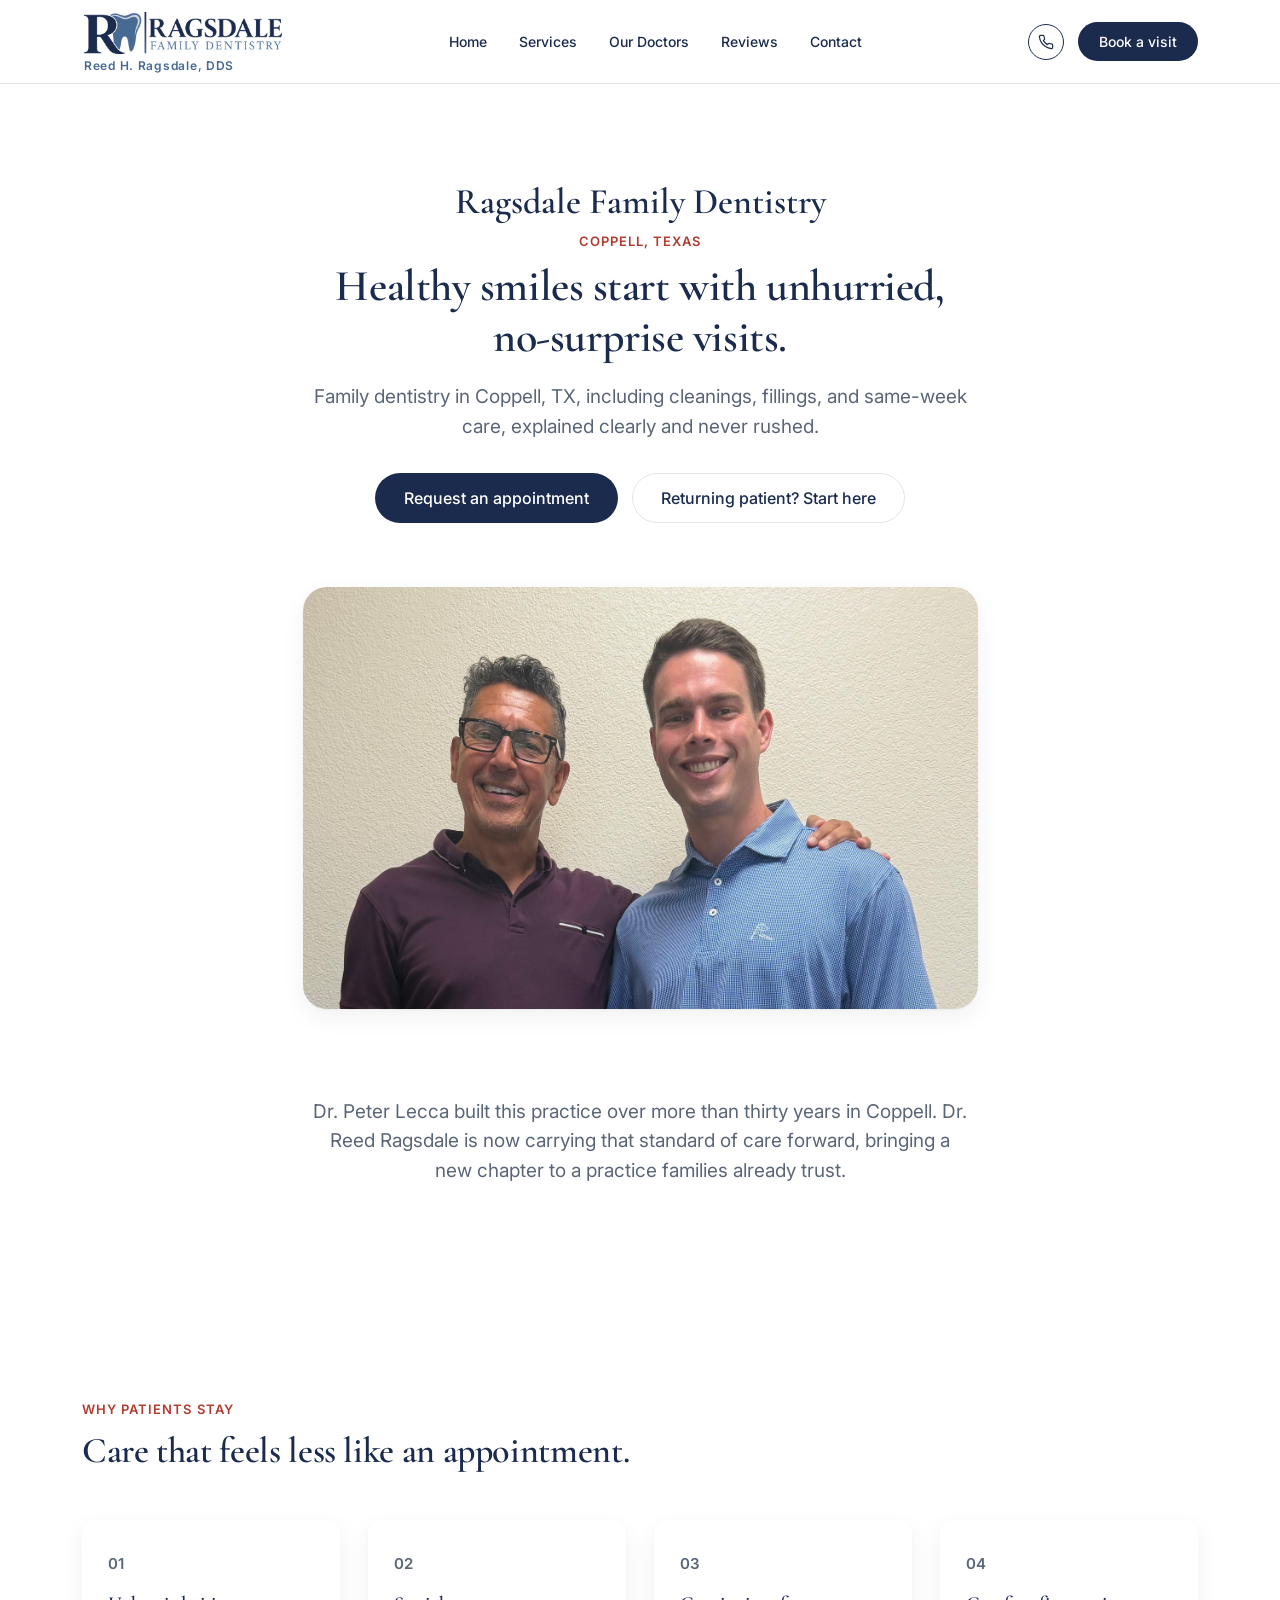
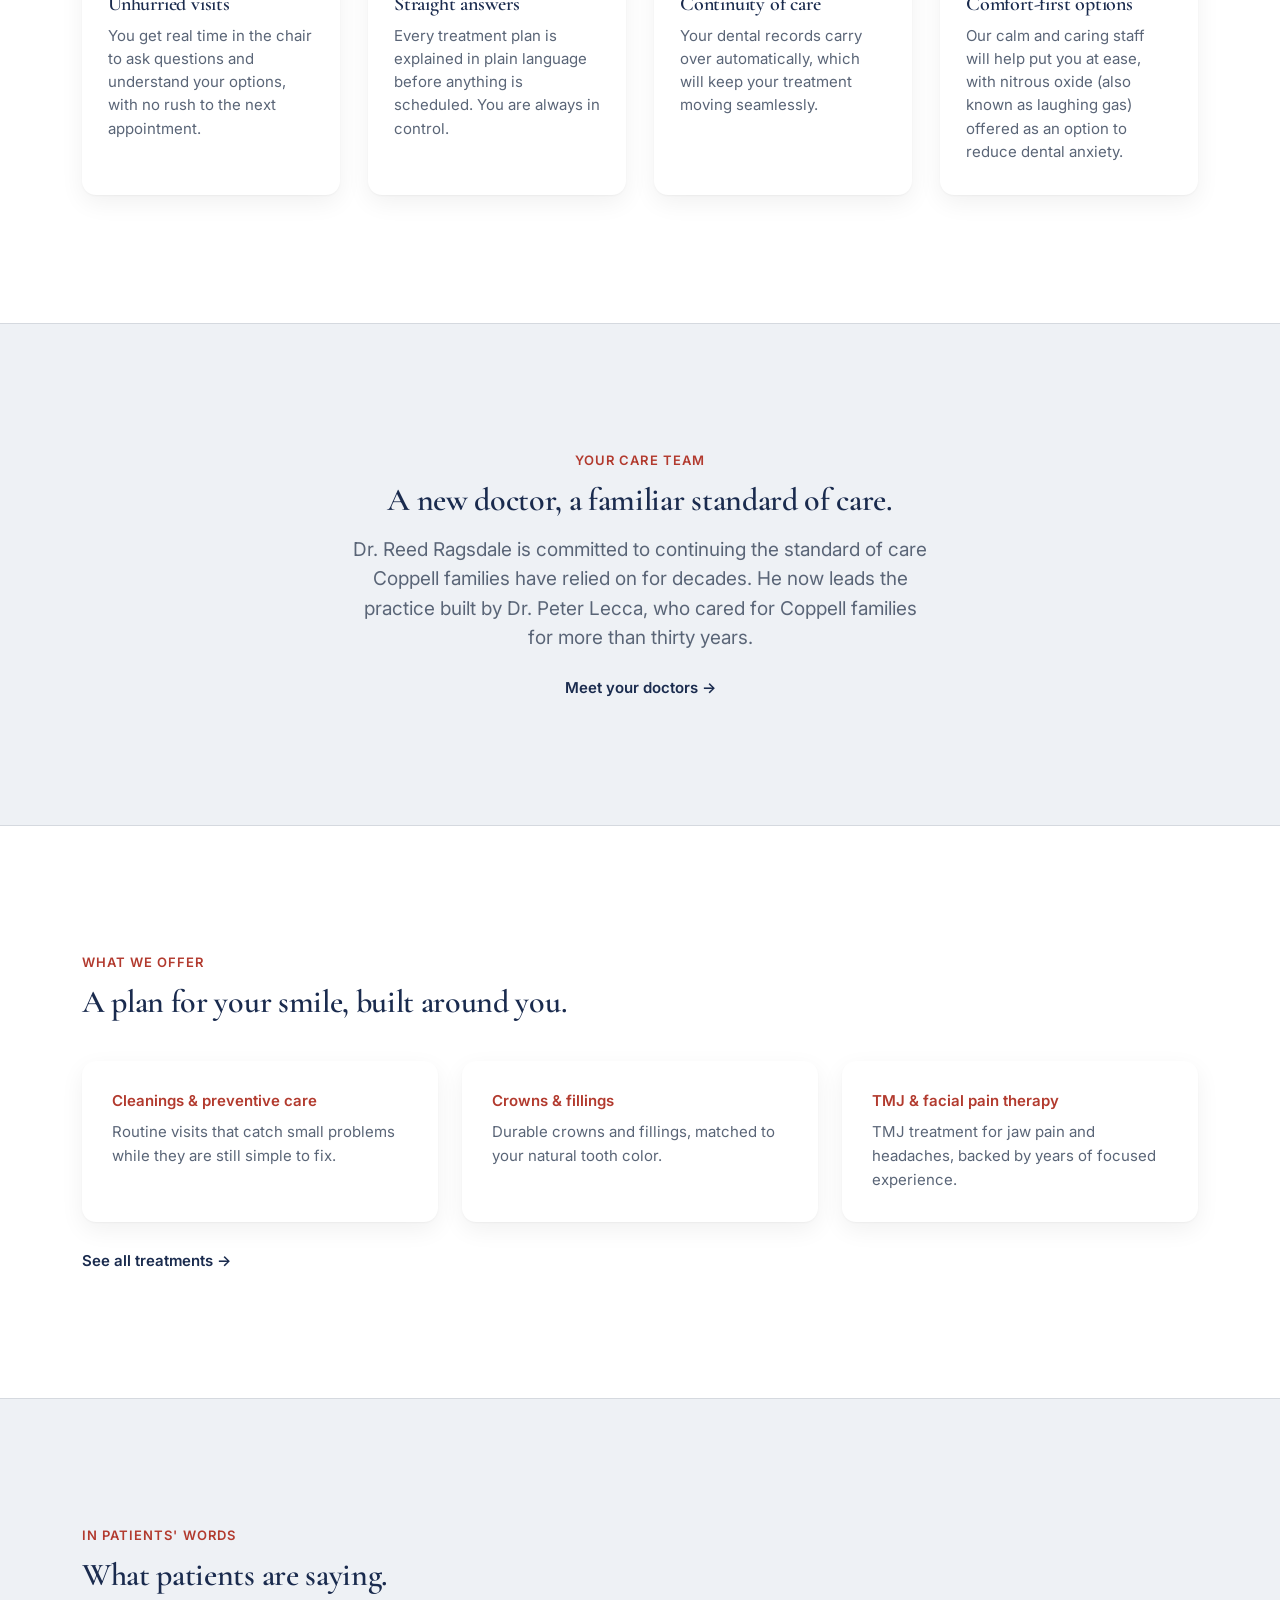
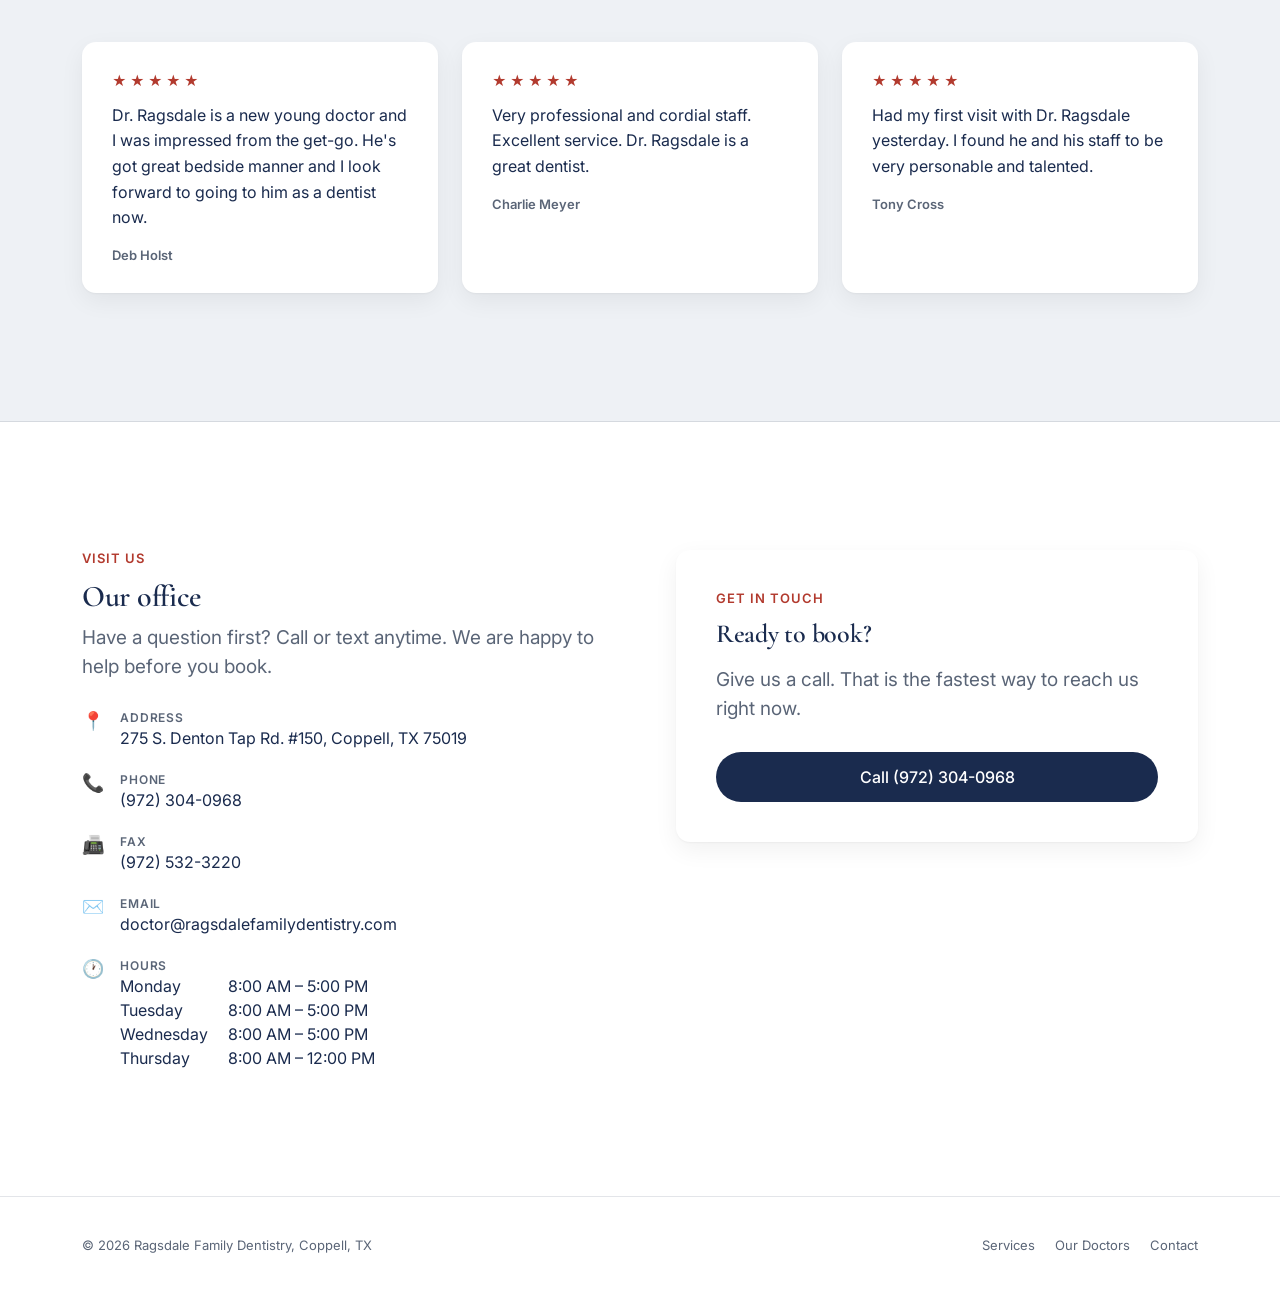
<file: index.html>
<!DOCTYPE html>
<html lang="en">
<head>
<meta charset="utf-8">
<meta name="viewport" content="width=device-width, initial-scale=1">
<title>Family Dentist in Coppell, TX | Ragsdale Family Dentistry</title>
<meta name="description" content="Family dentistry in Coppell, TX, built around you. Unhurried cleanings, straight answers, and a clear plan for your smile from Dr. Reed Ragsdale and Dr. Peter Lecca. Request your visit today.">
<meta property="og:title" content="Ragsdale Family Dentistry, Coppell, TX">
<meta property="og:description" content="Unhurried visits, straight answers, and a dental home for your family in Coppell, TX.">
<meta property="og:type" content="website">
<link rel="stylesheet" href="styles.css?v=2">
<script type="application/ld+json">
{
  "@context": "https://schema.org",
  "@type": "Dentist",
  "name": "Ragsdale Family Dentistry",
  "address": {
    "@type": "PostalAddress",
    "streetAddress": "275 S. Denton Tap Rd. #150",
    "addressLocality": "Coppell",
    "addressRegion": "TX",
    "postalCode": "75019",
    "addressCountry": "US"
  },
  "telephone": "+19723040968",
  "faxNumber": "+19725323220",
  "openingHoursSpecification": [
    { "@type": "OpeningHoursSpecification", "dayOfWeek": ["Monday","Tuesday","Wednesday"], "opens": "08:00", "closes": "17:00" },
    { "@type": "OpeningHoursSpecification", "dayOfWeek": "Thursday", "opens": "08:00", "closes": "12:00" }
  ]
}
</script>
</head>
<body>

<header class="site-header">
  <nav class="wrap site-nav">
    <a href="index.html" class="brand" aria-label="Ragsdale Family Dentistry home">
      <img src="uploads/ragsdale-logo.png" alt="Ragsdale Family Dentistry logo" class="brand-logo" width="600" height="137">
      <span class="brand-name">Reed H. Ragsdale, DDS</span>
    </a>
    <button class="nav-toggle" onclick="toggleMobileNav()" aria-label="Toggle menu">☰</button>
    <div class="nav-links">
      <a href="index.html" onclick="closeMobileNav()">Home</a>
      <a href="services.html" onclick="closeMobileNav()">Services</a>
      <a href="doctors.html" onclick="closeMobileNav()">Our Doctors</a>
      <a href="index.html#reviews" onclick="closeMobileNav()">Reviews</a>
      <a href="index.html#contact" onclick="closeMobileNav()">Contact</a>
    </div>
    <div class="nav-actions">
      <a href="index.html#contact" aria-label="Call us at (972) 304-0968" title="Call us at (972) 304-0968" class="phone-link">
        <svg width="16" height="16" viewBox="0 0 24 24" fill="none" stroke="var(--color-accent)" stroke-width="1.8" stroke-linecap="round" stroke-linejoin="round" aria-hidden="true">
          <path d="M22 16.92v3a2 2 0 0 1-2.18 2 19.79 19.79 0 0 1-8.63-3.07 19.5 19.5 0 0 1-6-6 19.79 19.79 0 0 1-3.07-8.67A2 2 0 0 1 4.11 2h3a2 2 0 0 1 2 1.72c.127.96.361 1.903.7 2.81a2 2 0 0 1-.45 2.11L8.09 9.91a16 16 0 0 0 6 6l1.27-1.27a2 2 0 0 1 2.11-.45c.907.339 1.85.573 2.81.7A2 2 0 0 1 22 16.92z"></path>
        </svg>
      </a>
      <a href="index.html#contact" class="btn btn-primary btn-sm">Book a visit</a>
    </div>
  </nav>
</header>

<main>
  <section class="hero">
    <div class="wrap hero-inner">
      <p class="hero-brand">Ragsdale Family Dentistry</p>
      <p class="eyebrow">Coppell, Texas</p>
      <h1>Healthy smiles start with unhurried, no-surprise visits.</h1>
      <p class="lede">Family dentistry in Coppell, TX, including cleanings, fillings, and same-week care, explained clearly and never rushed.</p>
      <div class="hero-actions">
        <a href="index.html#contact" class="btn btn-primary">Request an appointment</a>
        <a href="doctors.html" class="btn btn-secondary">Returning patient? Start here</a>
      </div>
    </div>
    <div class="wrap">
      <figure class="plate hero-media">
        <img src="uploads/IMG_0341.jpeg" alt="Dr. Reed Ragsdale and Dr. Peter Lecca, family dentists in Coppell, TX" loading="eager">
      </figure>
    </div>
  </section>

  <section class="section-tight">
    <div class="wrap" style="max-width:720px;text-align:center;margin-left:auto;margin-right:auto;">
      <p class="lede">Dr. Peter Lecca built this practice over more than thirty years in Coppell. Dr. Reed Ragsdale is now carrying that standard of care forward, bringing a new chapter to a practice families already trust.</p>
    </div>
  </section>

  <section class="section">
    <div class="wrap">
      <p class="eyebrow">Why patients stay</p>
      <h2 style="font-size:36px;margin-bottom:48px;">Care that feels less like an appointment.</h2>
      <div class="features-grid">
        <div class="feature-card">
          <p class="feature-num">01</p>
          <h3>Unhurried visits</h3>
          <p>You get real time in the chair to ask questions and understand your options, with no rush to the next appointment.</p>
        </div>
        <div class="feature-card">
          <p class="feature-num">02</p>
          <h3>Straight answers</h3>
          <p>Every treatment plan is explained in plain language before anything is scheduled. You are always in control.</p>
        </div>
        <div class="feature-card">
          <p class="feature-num">03</p>
          <h3>Continuity of care</h3>
          <p>Your dental records carry over automatically, which will keep your treatment moving seamlessly.</p>
        </div>
        <div class="feature-card">
          <p class="feature-num">04</p>
          <h3>Comfort-first options</h3>
          <p>Our calm and caring staff will help put you at ease, with nitrous oxide (also known as laughing gas) offered as an option to reduce dental anxiety.</p>
        </div>
      </div>
    </div>
  </section>

  <section class="section bg-tint">
    <div class="wrap team-teaser">
      <p class="eyebrow">Your care team</p>
      <h2 style="font-size:32px;margin-bottom:16px;">A new doctor, a familiar standard of care.</h2>
      <p class="lede" style="margin-bottom:24px;">Dr. Reed Ragsdale is committed to continuing the standard of care Coppell families have relied on for decades. He now leads the practice built by Dr. Peter Lecca, who cared for Coppell families for more than thirty years.</p>
      <a href="doctors.html" class="link-arrow">Meet your doctors →</a>
    </div>
  </section>

  <section class="section">
    <div class="wrap">
      <p class="eyebrow">What We Offer</p>
      <h2 style="font-size:32px;margin-bottom:40px;">A plan for your smile, built around you.</h2>
      <div class="cards-grid-3" style="margin-bottom:28px;">
        <div class="card">
          <p class="card-title">Cleanings &amp; preventive care</p>
          <p class="card-body">Routine visits that catch small problems while they are still simple to fix.</p>
        </div>
        <div class="card">
          <p class="card-title">Crowns &amp; fillings</p>
          <p class="card-body">Durable crowns and fillings, matched to your natural tooth color.</p>
        </div>
        <div class="card">
          <p class="card-title">TMJ &amp; facial pain therapy</p>
          <p class="card-body">TMJ treatment for jaw pain and headaches, backed by years of focused experience.</p>
        </div>
      </div>
      <a href="services.html" class="link-arrow">See all treatments →</a>
    </div>
  </section>

  <section class="section bg-tint" id="reviews">
    <div class="wrap">
      <p class="eyebrow">In patients' words</p>
      <h2 style="font-size:32px;margin-bottom:48px;">What patients are saying.</h2>
      <div class="cards-grid-3">
        <div class="card">
          <p class="stars">★★★★★</p>
          <p class="review-quote">Dr. Ragsdale is a new young doctor and I was impressed from the get-go. He&#39;s got great bedside manner and I look forward to going to him as a dentist now.</p>
          <p class="review-name">Deb Holst</p>
        </div>
        <div class="card">
          <p class="stars">★★★★★</p>
          <p class="review-quote">Very professional and cordial staff. Excellent service. Dr. Ragsdale is a great dentist.</p>
          <p class="review-name">Charlie Meyer</p>
        </div>
        <div class="card">
          <p class="stars">★★★★★</p>
          <p class="review-quote">Had my first visit with Dr. Ragsdale yesterday. I found he and his staff to be very personable and talented.</p>
          <p class="review-name">Tony Cross</p>
        </div>
      </div>
    </div>
  </section>

  <section class="section" id="contact">
    <div class="wrap contact-grid">
      <div>
        <p class="eyebrow">Visit us</p>
        <h2 style="font-size:30px;margin-bottom:8px;">Our office</h2>
        <p class="lede">Have a question first? Call or text anytime. We are happy to help before you book.</p>
        <div class="info-row">
          <div class="info-icon">📍</div>
          <div><p class="info-label">Address</p>275 S. Denton Tap Rd. #150, Coppell, TX 75019</div>
        </div>
        <div class="info-row">
          <div class="info-icon">📞</div>
          <div><p class="info-label">Phone</p>(972) 304-0968</div>
        </div>
        <div class="info-row">
          <div class="info-icon">📠</div>
          <div><p class="info-label">Fax</p>(972) 532-3220</div>
        </div>
        <div class="info-row">
          <div class="info-icon">✉️</div>
          <div><p class="info-label">Email</p>doctor@ragsdalefamilydentistry.com</div>
        </div>
        <div class="info-row">
          <div class="info-icon">🕐</div>
          <div><p class="info-label">Hours</p>
            <dl class="hours">
              <dt>Monday</dt><dd>8:00 AM – 5:00 PM</dd>
              <dt>Tuesday</dt><dd>8:00 AM – 5:00 PM</dd>
              <dt>Wednesday</dt><dd>8:00 AM – 5:00 PM</dd>
              <dt>Thursday</dt><dd>8:00 AM – 12:00 PM</dd>
            </dl>
          </div>
        </div>
      </div>
      <div class="card" style="padding:40px;">
        <p class="eyebrow">Get in touch</p>
        <h3 style="font-size:26px;margin-bottom:16px;">Ready to book?</h3>
        <p class="lede" style="margin-bottom:28px;">Give us a call. That is the fastest way to reach us right now.</p>
        <div style="display:flex;flex-direction:column;gap:12px;">
          <a href="tel:+19723040968" class="btn btn-primary">Call (972) 304-0968</a>
        </div>
      </div>
    </div>
  </section>
</main>

<footer class="site-footer">
  <div class="wrap">
    <div>© 2026 Ragsdale Family Dentistry, Coppell, TX</div>
    <div class="footer-links">
      <a href="services.html">Services</a>
      <a href="doctors.html">Our Doctors</a>
      <a href="index.html#contact">Contact</a>
    </div>
  </div>
</footer>

<script src="script.js?v=2"></script>
</body>
</html>
</file>
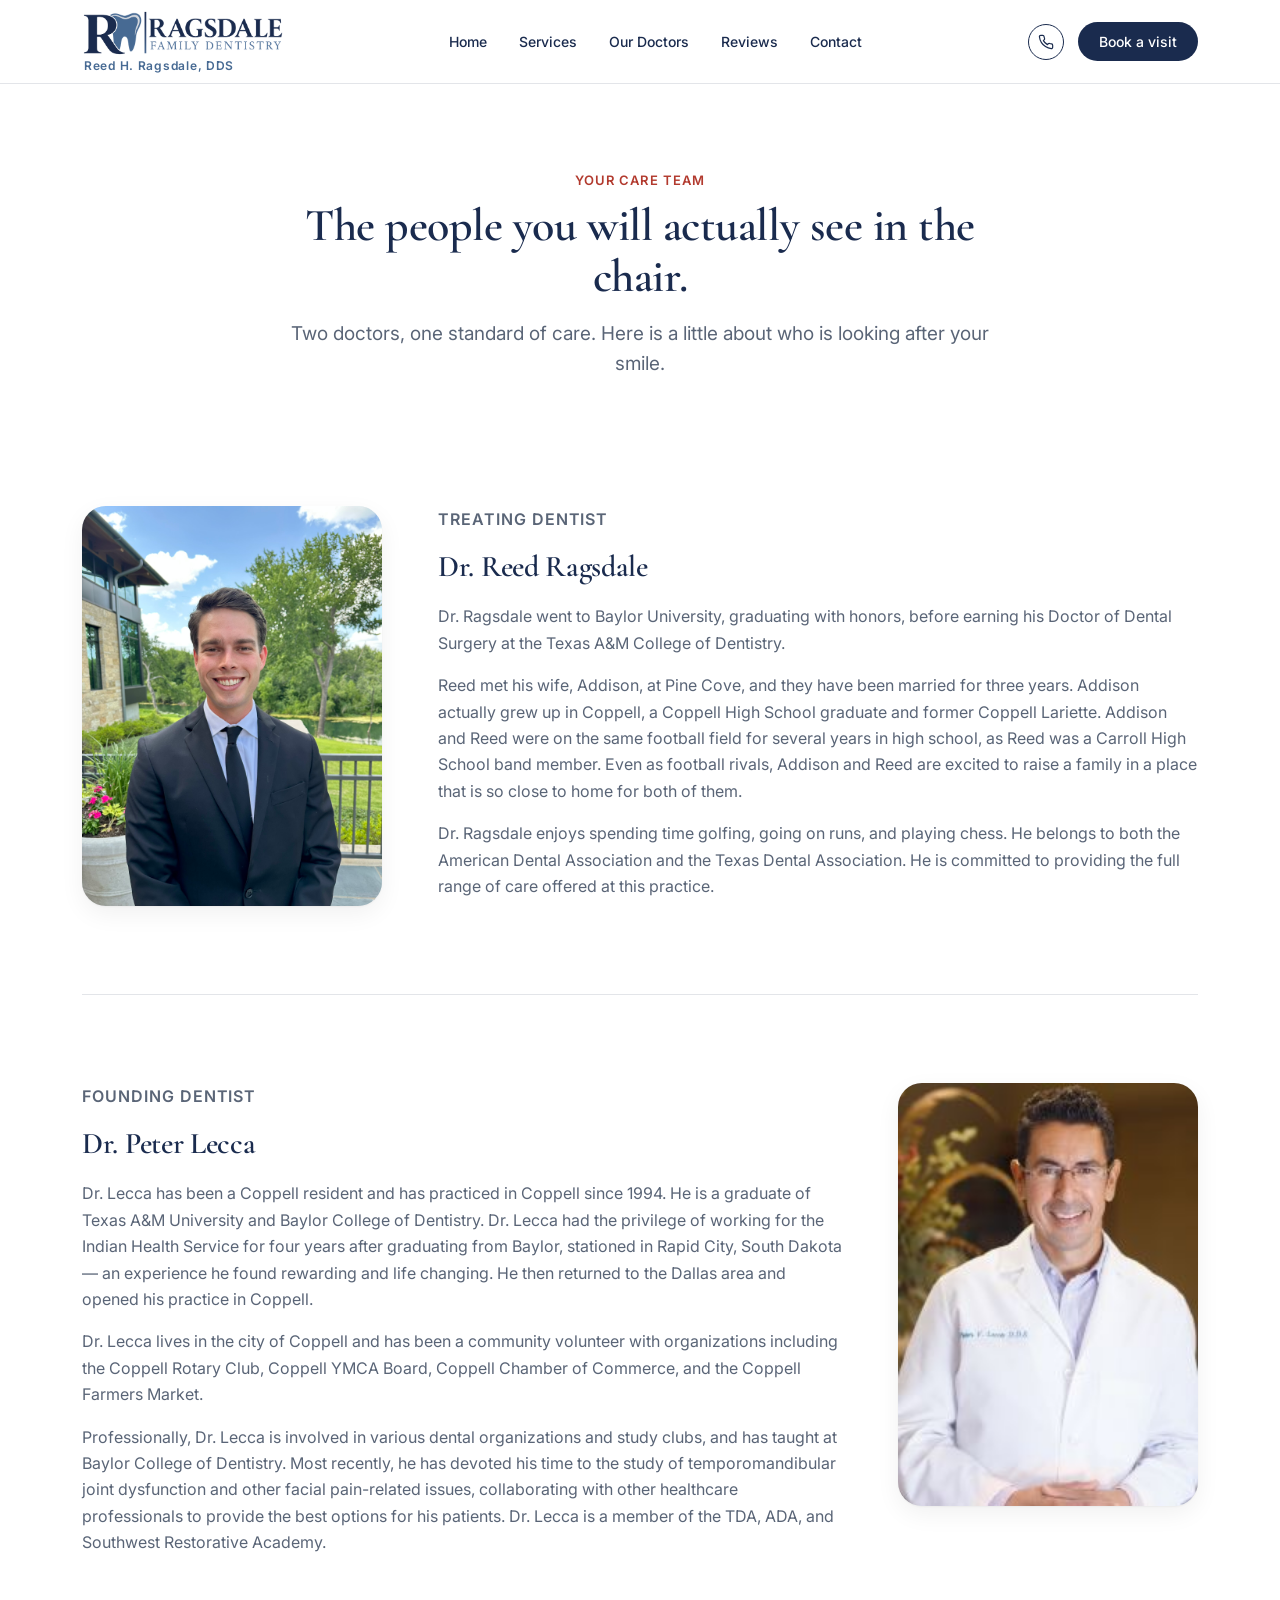
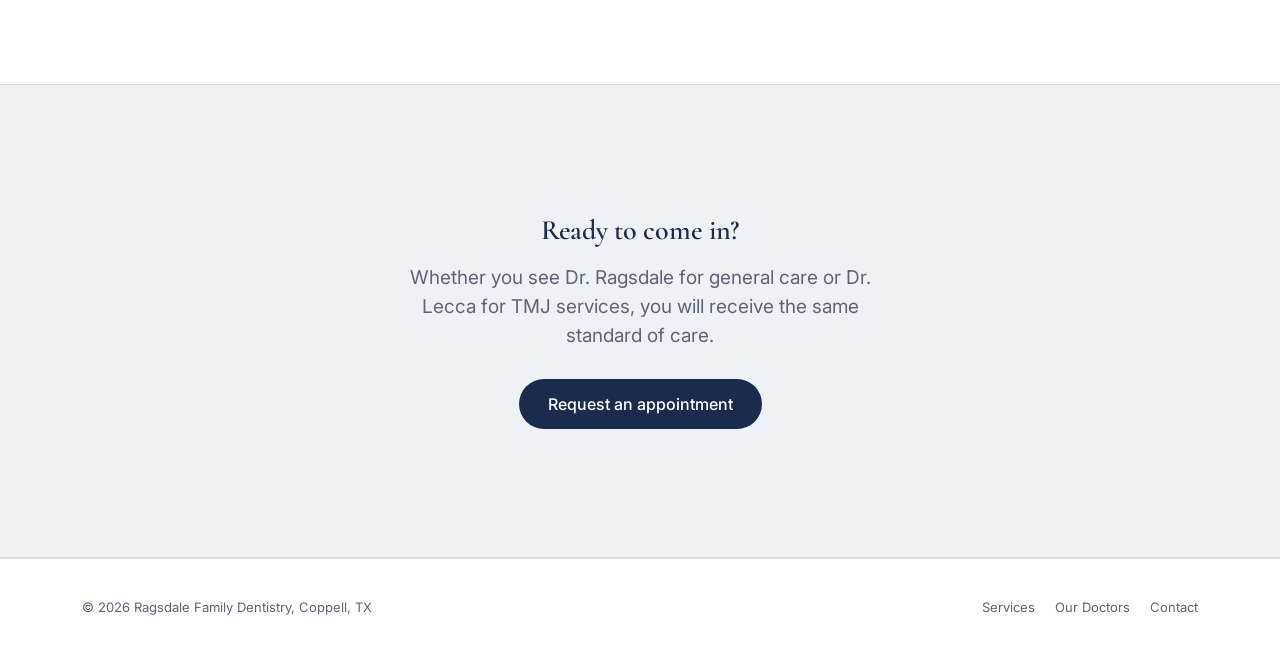
<file: doctors.html>
<!DOCTYPE html>
<html lang="en">
<head>
<meta charset="utf-8">
<meta name="viewport" content="width=device-width, initial-scale=1">
<title>Meet Dr. Reed Ragsdale &amp; Dr. Peter Lecca | Coppell, TX Dentists</title>
<meta name="description" content="Get to know the dentists at Ragsdale Family Dentistry in Coppell, TX: Dr. Reed Ragsdale, DDS, and founding dentist Dr. Peter Lecca, serving Coppell families since 1994.">
<meta property="og:title" content="Meet Your Dentists, Ragsdale Family Dentistry, Coppell, TX">
<meta property="og:description" content="Dr. Reed Ragsdale, DDS and founding dentist Dr. Peter Lecca have cared for Coppell families for over 30 years.">
<meta property="og:type" content="website">
<link rel="stylesheet" href="styles.css?v=2">
</head>
<body>

<header class="site-header">
  <nav class="wrap site-nav">
    <a href="index.html" class="brand" aria-label="Ragsdale Family Dentistry home">
      <img src="uploads/ragsdale-logo.png" alt="Ragsdale Family Dentistry logo" class="brand-logo" width="600" height="137">
      <span class="brand-name">Reed H. Ragsdale, DDS</span>
    </a>
    <button class="nav-toggle" onclick="toggleMobileNav()" aria-label="Toggle menu">☰</button>
    <div class="nav-links">
      <a href="index.html" onclick="closeMobileNav()">Home</a>
      <a href="services.html" onclick="closeMobileNav()">Services</a>
      <a href="doctors.html" onclick="closeMobileNav()">Our Doctors</a>
      <a href="index.html#reviews" onclick="closeMobileNav()">Reviews</a>
      <a href="index.html#contact" onclick="closeMobileNav()">Contact</a>
    </div>
    <div class="nav-actions">
      <a href="index.html#contact" aria-label="Call us at (972) 304-0968" title="Call us at (972) 304-0968" class="phone-link">
        <svg width="16" height="16" viewBox="0 0 24 24" fill="none" stroke="var(--color-accent)" stroke-width="1.8" stroke-linecap="round" stroke-linejoin="round" aria-hidden="true">
          <path d="M22 16.92v3a2 2 0 0 1-2.18 2 19.79 19.79 0 0 1-8.63-3.07 19.5 19.5 0 0 1-6-6 19.79 19.79 0 0 1-3.07-8.67A2 2 0 0 1 4.11 2h3a2 2 0 0 1 2 1.72c.127.96.361 1.903.7 2.81a2 2 0 0 1-.45 2.11L8.09 9.91a16 16 0 0 0 6 6l1.27-1.27a2 2 0 0 1 2.11-.45c.907.339 1.85.573 2.81.7A2 2 0 0 1 22 16.92z"></path>
        </svg>
      </a>
      <a href="index.html#contact" class="btn btn-primary btn-sm">Book a visit</a>
    </div>
  </nav>
</header>

<main>
  <section class="page-hero">
    <div class="wrap">
      <p class="eyebrow">Your care team</p>
      <h1>The people you will actually see in the chair.</h1>
      <p class="lede">Two doctors, one standard of care. Here is a little about who is looking after your smile.</p>
    </div>
  </section>

  <section class="section">
    <div class="wrap">
      <div class="doctor-row">
        <figure class="plate doctor-photo">
          <img src="uploads/839F9775-6077-4A65-BD5F-67BA4F27BFDA_1_102_a.jpeg" alt="Dr. Reed Ragsdale, DDS, family dentist in Coppell, TX">
        </figure>
        <div>
          <p class="doctor-role">Treating dentist</p>
          <h2>Dr. Reed Ragsdale</h2>
          <p>Dr. Ragsdale went to Baylor University, graduating with honors, before earning his Doctor of Dental Surgery at the Texas A&amp;M College of Dentistry.</p>
          <p>Reed met his wife, Addison, at Pine Cove, and they have been married for three years. Addison actually grew up in Coppell, a Coppell High School graduate and former Coppell Lariette. Addison and Reed were on the same football field for several years in high school, as Reed was a Carroll High School band member. Even as football rivals, Addison and Reed are excited to raise a family in a place that is so close to home for both of them.</p>
          <p>Dr. Ragsdale enjoys spending time golfing, going on runs, and playing chess. He belongs to both the American Dental Association and the Texas Dental Association. He is committed to providing the full range of care offered at this practice.</p>
        </div>
      </div>

      <div class="doctor-row reverse">
        <figure class="plate doctor-photo">
          <img src="uploads/dr-peter-lecca-dds.jpg" alt="Dr. Peter Lecca, founding dentist in Coppell, TX">
        </figure>
        <div>
          <p class="doctor-role">Founding dentist</p>
          <h2>Dr. Peter Lecca</h2>
          <p>Dr. Lecca has been a Coppell resident and has practiced in Coppell since 1994. He is a graduate of Texas A&amp;M University and Baylor College of Dentistry. Dr. Lecca had the privilege of working for the Indian Health Service for four years after graduating from Baylor, stationed in Rapid City, South Dakota — an experience he found rewarding and life changing. He then returned to the Dallas area and opened his practice in Coppell.</p>
          <p>Dr. Lecca lives in the city of Coppell and has been a community volunteer with organizations including the Coppell Rotary Club, Coppell YMCA Board, Coppell Chamber of Commerce, and the Coppell Farmers Market.</p>
          <p>Professionally, Dr. Lecca is involved in various dental organizations and study clubs, and has taught at Baylor College of Dentistry. Most recently, he has devoted his time to the study of temporomandibular joint dysfunction and other facial pain-related issues, collaborating with other healthcare professionals to provide the best options for his patients. Dr. Lecca is a member of the TDA, ADA, and Southwest Restorative Academy.</p>
        </div>
      </div>
    </div>
  </section>

  <section class="section bg-tint" style="text-align:center;">
    <div class="wrap" style="max-width:560px;">
      <h2 style="font-size:28px;margin-bottom:16px;">Ready to come in?</h2>
      <p class="lede" style="margin-bottom:28px;">Whether you see Dr. Ragsdale for general care or Dr. Lecca for TMJ services, you will receive the same standard of care.</p>
      <a href="index.html#contact" class="btn btn-primary">Request an appointment</a>
    </div>
  </section>
</main>

<footer class="site-footer">
  <div class="wrap">
    <div>© 2026 Ragsdale Family Dentistry, Coppell, TX</div>
    <div class="footer-links">
      <a href="services.html">Services</a>
      <a href="doctors.html">Our Doctors</a>
      <a href="index.html#contact">Contact</a>
    </div>
  </div>
</footer>

<script src="script.js?v=2"></script>
</body>
</html>
</file>
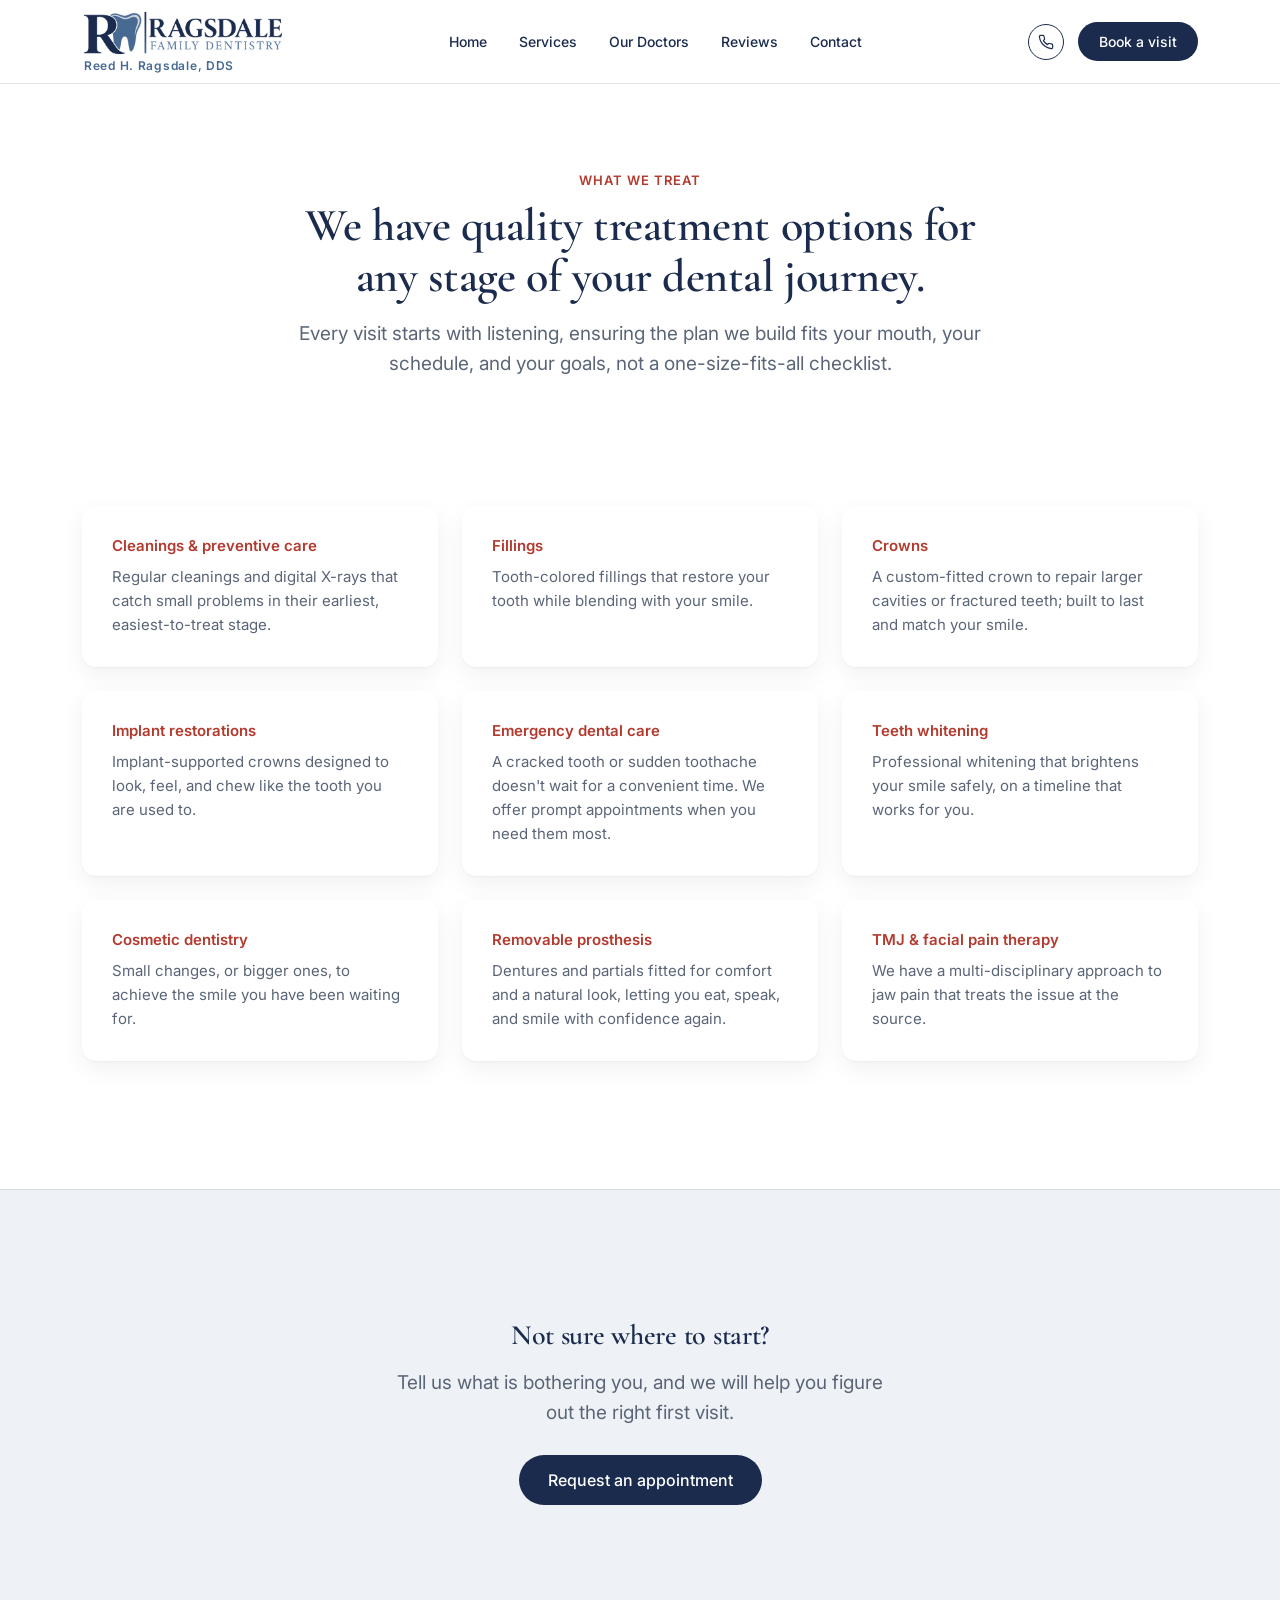
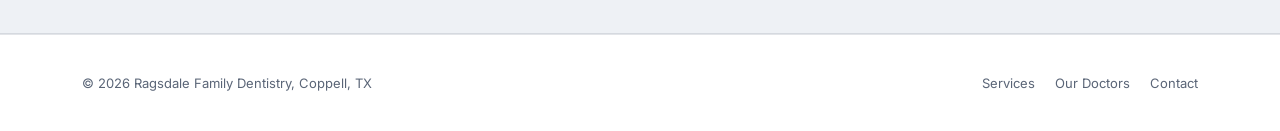
<file: services.html>
<!DOCTYPE html>
<html lang="en">
<head>
<meta charset="utf-8">
<meta name="viewport" content="width=device-width, initial-scale=1">
<title>Dental Services in Coppell, TX | Cleanings, Crowns &amp; TMJ Care | Ragsdale Family Dentistry</title>
<meta name="description" content="Explore family and restorative dental care in Coppell, TX: cleanings, fillings, crowns, dental implants, TMJ therapy, emergency care, whitening, and more.">
<meta property="og:title" content="Dental Services, Ragsdale Family Dentistry, Coppell, TX">
<meta property="og:description" content="Cleanings, crowns, TMJ therapy, implants, and full family dental care in Coppell, TX.">
<meta property="og:type" content="website">
<link rel="stylesheet" href="styles.css?v=2">
</head>
<body>

<header class="site-header">
  <nav class="wrap site-nav">
    <a href="index.html" class="brand" aria-label="Ragsdale Family Dentistry home">
      <img src="uploads/ragsdale-logo.png" alt="Ragsdale Family Dentistry logo" class="brand-logo" width="600" height="137">
      <span class="brand-name">Reed H. Ragsdale, DDS</span>
    </a>
    <button class="nav-toggle" onclick="toggleMobileNav()" aria-label="Toggle menu">☰</button>
    <div class="nav-links">
      <a href="index.html" onclick="closeMobileNav()">Home</a>
      <a href="services.html" onclick="closeMobileNav()">Services</a>
      <a href="doctors.html" onclick="closeMobileNav()">Our Doctors</a>
      <a href="index.html#reviews" onclick="closeMobileNav()">Reviews</a>
      <a href="index.html#contact" onclick="closeMobileNav()">Contact</a>
    </div>
    <div class="nav-actions">
      <a href="index.html#contact" aria-label="Call us at (972) 304-0968" title="Call us at (972) 304-0968" class="phone-link">
        <svg width="16" height="16" viewBox="0 0 24 24" fill="none" stroke="var(--color-accent)" stroke-width="1.8" stroke-linecap="round" stroke-linejoin="round" aria-hidden="true">
          <path d="M22 16.92v3a2 2 0 0 1-2.18 2 19.79 19.79 0 0 1-8.63-3.07 19.5 19.5 0 0 1-6-6 19.79 19.79 0 0 1-3.07-8.67A2 2 0 0 1 4.11 2h3a2 2 0 0 1 2 1.72c.127.96.361 1.903.7 2.81a2 2 0 0 1-.45 2.11L8.09 9.91a16 16 0 0 0 6 6l1.27-1.27a2 2 0 0 1 2.11-.45c.907.339 1.85.573 2.81.7A2 2 0 0 1 22 16.92z"></path>
        </svg>
      </a>
      <a href="index.html#contact" class="btn btn-primary btn-sm">Book a visit</a>
    </div>
  </nav>
</header>

<main>
  <section class="page-hero">
    <div class="wrap">
      <p class="eyebrow">What we treat</p>
      <h1>We have quality treatment options for any stage of your dental journey.</h1>
      <p class="lede">Every visit starts with listening, ensuring the plan we build fits your mouth, your schedule, and your goals, not a one-size-fits-all checklist.</p>
    </div>
  </section>

  <section class="section">
    <div class="wrap">
      <div class="cards-grid-3">
        <div class="card">
          <p class="card-title">Cleanings &amp; preventive care</p>
          <p class="card-body">Regular cleanings and digital X-rays that catch small problems in their earliest, easiest-to-treat stage.</p>
        </div>
        <div class="card">
          <p class="card-title">Fillings</p>
          <p class="card-body">Tooth-colored fillings that restore your tooth while blending with your smile.</p>
        </div>
        <div class="card">
          <p class="card-title">Crowns</p>
          <p class="card-body">A custom-fitted crown to repair larger cavities or fractured teeth; built to last and match your smile.</p>
        </div>
        <div class="card">
          <p class="card-title">Implant restorations</p>
          <p class="card-body">Implant-supported crowns designed to look, feel, and chew like the tooth you are used to.</p>
        </div>
        <div class="card">
          <p class="card-title">Emergency dental care</p>
          <p class="card-body">A cracked tooth or sudden toothache doesn't wait for a convenient time. We offer prompt appointments when you need them most.</p>
        </div>
        <div class="card">
          <p class="card-title">Teeth whitening</p>
          <p class="card-body">Professional whitening that brightens your smile safely, on a timeline that works for you.</p>
        </div>
        <div class="card">
          <p class="card-title">Cosmetic dentistry</p>
          <p class="card-body">Small changes, or bigger ones, to achieve the smile you have been waiting for.</p>
        </div>
        <div class="card">
          <p class="card-title">Removable prosthesis</p>
          <p class="card-body">Dentures and partials fitted for comfort and a natural look, letting you eat, speak, and smile with confidence again.</p>
        </div>
        <div class="card">
          <p class="card-title">TMJ &amp; facial pain therapy</p>
          <p class="card-body">We have a multi-disciplinary approach to jaw pain that treats the issue at the source.</p>
        </div>
      </div>
    </div>
  </section>

  <section class="section bg-tint" style="text-align:center;">
    <div class="wrap" style="max-width:560px;">
      <h2 style="font-size:28px;margin-bottom:16px;">Not sure where to start?</h2>
      <p class="lede" style="margin-bottom:28px;">Tell us what is bothering you, and we will help you figure out the right first visit.</p>
      <a href="index.html#contact" class="btn btn-primary">Request an appointment</a>
    </div>
  </section>
</main>

<footer class="site-footer">
  <div class="wrap">
    <div>© 2026 Ragsdale Family Dentistry, Coppell, TX</div>
    <div class="footer-links">
      <a href="services.html">Services</a>
      <a href="doctors.html">Our Doctors</a>
      <a href="index.html#contact">Contact</a>
    </div>
  </div>
</footer>

<script src="script.js?v=2"></script>
</body>
</html>
</file>
<file: styles.css>
@import url('https://fonts.googleapis.com/css2?family=Cormorant+Garamond:wght@400;600;700&family=Inter:wght@400;500;600&display=swap');

:root {
  --color-bg: #ffffff;
  --color-tint: #eef1f5;
  --color-tint-2: #eeece9;
  --color-text: #1a2b4e;
  --color-text-soft: #5a6577;
  /* Brand colors from the logo: navy #1A2B4E, blue #476A93, light gray #D5D9DF */
  --color-accent: #1a2b4e;
  --color-accent-dark: #111d36;
  --color-accent-2: #476a93;
  --color-logo-gray: #d5d9df;
  --color-mark: #b23a2e;
  --color-mark-dark: #8f2e24;
  --color-divider: rgba(26, 43, 78, 0.12);
  --font-heading: "Cormorant Garamond", Georgia, serif;
  --font-body: "Inter", -apple-system, BlinkMacSystemFont, "Segoe UI", sans-serif;
  --radius-sm: 8px;
  --radius-md: 14px;
  --radius-lg: 24px;
  --radius-pill: 980px;
  --shadow-card: 0 1px 2px rgba(0,0,0,0.04), 0 8px 24px rgba(0,0,0,0.06);
  --shadow-card-hover: 0 4px 10px rgba(0,0,0,0.05), 0 16px 36px rgba(0,0,0,0.09);
}

* { box-sizing: border-box; }

html { scroll-behavior: smooth; }

body {
  margin: 0;
  background: var(--color-bg);
  color: var(--color-text);
  font-family: var(--font-body);
  -webkit-font-smoothing: antialiased;
}

img { display: block; max-width: 100%; height: auto; }

h1, h2, h3, h4 { font-family: var(--font-heading); font-weight: 600; margin: 0; letter-spacing: -0.01em; }
p { margin: 0; }
a { color: inherit; }

.wrap { max-width: 1180px; margin: 0 auto; padding: 0 32px; }

.eyebrow {
  font-family: var(--font-body);
  font-size: 13px;
  letter-spacing: 0.08em;
  text-transform: uppercase;
  color: var(--color-mark);
  font-weight: 600;
  margin: 0 0 12px;
}

.lede {
  font-family: var(--font-body);
  font-size: 19px;
  line-height: 1.55;
  color: var(--color-text-soft);
  margin: 0;
}

.section { padding: 128px 0; }
.section-tight { padding: 88px 0; }
.bg-tint { background: var(--color-tint); border-top: 1px solid var(--color-logo-gray); border-bottom: 1px solid var(--color-logo-gray); }
.divider { border-top: 1px solid var(--color-divider); }

/* Buttons */
.btn {
  font-family: var(--font-body);
  font-size: 16px;
  font-weight: 500;
  padding: 14px 28px;
  border-radius: var(--radius-pill);
  border: 1px solid transparent;
  cursor: pointer;
  text-decoration: none;
  display: inline-flex;
  align-items: center;
  justify-content: center;
  transition: transform 0.15s ease, box-shadow 0.15s ease, background 0.15s ease;
}
.btn-primary { background: var(--color-accent); color: #fff; }
.btn-primary:hover { background: var(--color-accent-dark); }
.btn-secondary { background: transparent; color: var(--color-text); border-color: var(--color-divider); }
.btn-secondary:hover { border-color: var(--color-text-soft); }
.btn-sm { padding: 10px 20px; font-size: 14px; }
.link-arrow {
  color: var(--color-accent);
  font-family: var(--font-body);
  font-size: 15px;
  font-weight: 600;
  text-decoration: none;
  display: inline-flex;
  align-items: center;
  gap: 4px;
}
.link-arrow:hover { color: var(--color-accent-2); }

/* Nav */
.site-header {
  position: sticky; top: 0; z-index: 50;
  background: rgba(255,255,255,0.8);
  backdrop-filter: blur(20px) saturate(180%);
  -webkit-backdrop-filter: blur(20px) saturate(180%);
  border-bottom: 1px solid var(--color-divider);
}
.site-nav { display: flex; align-items: center; justify-content: space-between; gap: 24px; min-height: 64px; }
.brand { flex-shrink: 0; display: flex; flex-direction: column; align-items: flex-start; gap: 2px; padding: 10px 0; color: var(--color-text); text-decoration: none; }
.brand-logo { height: 46px; width: auto; max-width: 220px; object-fit: contain; }
.brand-name { font-family: var(--font-body); font-size: 12px; font-weight: 600; letter-spacing: 0.06em; color: var(--color-accent-2); padding-left: 2px; }
.nav-actions { display: flex; align-items: center; gap: 14px; flex-shrink: 0; white-space: nowrap; }
.phone-link {
  display: flex; align-items: center; justify-content: center;
  width: 36px; height: 36px; min-width: 36px;
  border: 1px solid var(--color-accent); border-radius: 50%;
  text-decoration: none; cursor: pointer;
}
.nav-toggle { display: none; background: none; border: none; font-size: 24px; line-height: 1; cursor: pointer; color: var(--color-text); padding: 4px 6px; }
.nav-links { display: flex; gap: 32px; font-size: 14px; font-weight: 500; }
.nav-links a { color: var(--color-text); text-decoration: none; white-space: nowrap; }
.nav-links a:hover { color: var(--color-accent-2); }

/* Hero */
.hero { text-align: center; padding: 96px 0 0; }
.hero-inner { max-width: 720px; margin: 0 auto; }
.hero-brand { font-family: var(--font-heading); font-weight: 600; font-size: 36px; color: var(--color-text); margin: 0 0 10px; }
.hero h1 { font-size: 44px; line-height: 1.15; margin: 0 0 20px; }
.hero-actions { display: flex; gap: 14px; justify-content: center; flex-wrap: wrap; margin-top: 32px; }
.hero-media { margin: 64px auto 0; max-width: 675px; border-radius: var(--radius-lg); overflow: hidden; aspect-ratio: 16/10; box-shadow: var(--shadow-card); }
.hero-media img { width: 100%; height: 100%; object-fit: cover; object-position: 50% 8%; }

.page-hero { padding: 88px 0 0; }
.page-hero .wrap { max-width: 780px; text-align: center; }
.page-hero h1 { font-size: 46px; line-height: 1.1; margin: 0 0 18px; }

/* Feature grid */
.features-grid { display: grid; grid-template-columns: repeat(4, 1fr); gap: 28px; }
.feature-card { background: #fff; border-radius: var(--radius-md); padding: 32px 26px; box-shadow: var(--shadow-card); }
.feature-num { font-family: var(--font-body); font-size: 13px; color: var(--color-mark); font-weight: 600; margin: 0 0 16px; }
.feature-card h3 { font-size: 20px; margin: 0 0 8px; }
.feature-card p { font-size: 15px; color: var(--color-text-soft); line-height: 1.55; }

/* Cards */
.cards-grid-3 { display: grid; grid-template-columns: repeat(3, 1fr); gap: 24px; }
.cards-grid-2 { display: grid; grid-template-columns: repeat(2, 1fr); gap: 24px; }
.card { background: #fff; border-radius: var(--radius-md); padding: 30px; box-shadow: var(--shadow-card); transition: box-shadow 0.2s ease, transform 0.2s ease; }
.card:hover { box-shadow: var(--shadow-card-hover); transform: translateY(-2px); }
.card-title { font-family: var(--font-body); font-size: 15px; color: var(--color-mark); font-weight: 600; margin: 0 0 10px; }
.card p.card-body { font-size: 15px; color: var(--color-text-soft); line-height: 1.6; }

/* Team teaser */
.team-teaser { max-width: 640px; margin: 0 auto; text-align: center; }

/* Doctors */
.doctor-row { display: grid; grid-template-columns: 300px 1fr; gap: 56px; align-items: flex-start; margin-bottom: 88px; padding-bottom: 88px; border-bottom: 1px solid var(--color-divider); }
.doctor-row:last-child { border-bottom: none; margin-bottom: 0; padding-bottom: 0; }
.doctor-row.reverse { grid-template-columns: 1fr 300px; }
.doctor-row.reverse .doctor-photo { order: 2; }
.doctor-photo { width: 300px; margin: 0; border-radius: var(--radius-lg); overflow: hidden; background: var(--color-tint); box-shadow: var(--shadow-card); }
.doctor-photo img { width: 100%; height: auto; display: block; }
.doctor-role { font-family: var(--font-body); font-size: 13px; color: var(--color-mark); font-weight: 600; text-transform: uppercase; letter-spacing: 0.06em; margin: 0 0 10px; }
.doctor-row h2 { font-size: 30px; margin: 0 0 18px; }
.doctor-row p { font-size: 16px; color: var(--color-text-soft); line-height: 1.65; margin: 0 0 16px; }
.doctor-row p:last-child { margin-bottom: 0; }

/* Reviews */
.stars { color: var(--color-mark); font-size: 14px; letter-spacing: 3px; margin: 0 0 14px; }
.review-quote { font-size: 16px; color: var(--color-text); line-height: 1.6; margin: 0 0 16px; }
.review-name { font-size: 13px; color: var(--color-text-soft); font-weight: 600; margin: 0; }

/* Contact */
.contact-grid { display: grid; grid-template-columns: 1fr 1fr; gap: 72px; align-items: start; }
.info-row { display: flex; gap: 16px; margin-top: 24px; font-size: 16px; }
.info-row:first-of-type { margin-top: 28px; }
.info-icon { color: var(--color-mark); font-size: 18px; }
.info-label { font-size: 12px; text-transform: uppercase; letter-spacing: 0.07em; color: var(--color-text-soft); margin: 0 0 3px; font-weight: 600; }
.hours { display: grid; grid-template-columns: max-content max-content; column-gap: 20px; row-gap: 4px; margin: 0; }
.hours dd { white-space: nowrap; }
.hours dt, .hours dd { margin: 0; }

.field { margin-bottom: 16px; }
.field label { font-size: 13px; color: var(--color-text-soft); margin-bottom: 6px; display: block; font-weight: 500; }
.field input, .field textarea {
  font-family: var(--font-body); font-size: 16px; padding: 14px 16px;
  border-radius: var(--radius-sm); border: 1px solid var(--color-divider);
  background: #fff; color: var(--color-text); width: 100%; box-sizing: border-box;
}
.field input:focus, .field textarea:focus { outline: 2px solid var(--color-accent); outline-offset: 1px; }
.field textarea { resize: vertical; min-height: 110px; }

.site-footer { border-top: 1px solid var(--color-divider); padding: 40px 0; }
.site-footer .wrap { display: flex; justify-content: space-between; align-items: center; font-size: 13px; color: var(--color-text-soft); flex-wrap: wrap; gap: 12px; }
.footer-links { display: flex; gap: 20px; }
.footer-links a { color: var(--color-text-soft); text-decoration: none; }
.footer-links a:hover { color: var(--color-accent-2); }

/* Tablet / iPad */
@media (max-width: 1024px) {
  .wrap { padding: 0 24px; }
  .section { padding: 96px 0; }
  .hero-brand { font-size: 30px; }
  .hero h1 { font-size: 34px; }
  .features-grid { grid-template-columns: repeat(2, 1fr); }
  .cards-grid-3 { grid-template-columns: repeat(2, 1fr); }
  .contact-grid { gap: 40px; }
  .nav-links { gap: 18px; font-size: 13px; }
  .doctor-row { grid-template-columns: 220px 1fr; gap: 36px; }
  .doctor-photo { width: 220px; }
}

/* Phones / small tablets */
@media (max-width: 860px) {
  .site-nav { flex-wrap: wrap; row-gap: 14px; padding: 16px 0 20px; }
  .nav-toggle { display: inline-block; }
  .nav-links { display: none; width: 100%; order: 3; flex-direction: column; gap: 0; }
  .nav-links.open { display: flex; background: #fff; border-radius: var(--radius-md); box-shadow: var(--shadow-card); margin-top: 8px; padding: 4px 16px; }
  .nav-links a { padding: 14px 4px; border-top: 1px solid var(--color-divider); display: block; }
  .nav-links a:first-child { border-top: none; }
  .features-grid, .cards-grid-3, .cards-grid-2, .contact-grid { grid-template-columns: 1fr; gap: 20px; }
  .doctor-row, .doctor-row.reverse { grid-template-columns: 1fr; gap: 24px; margin-bottom: 56px; padding-bottom: 56px; text-align: center; }
  .doctor-row.reverse .doctor-photo { order: 0; }
  .doctor-photo { width: 100%; max-width: 240px; margin: 0 auto; }
  .section { padding: 64px 0; }
  .hero { padding: 56px 0 0; }
  .hero-brand { font-size: 26px; margin-bottom: 8px; }
  .hero h1 { font-size: 24px; }
  .lede { font-size: 17px; }
  .page-hero h1 { font-size: 32px; }
  .hero-media { margin-top: 40px; aspect-ratio: 4/3; border-radius: var(--radius-md); }
  h2 { font-size: 26px !important; }
  .site-footer .wrap { flex-direction: column; align-items: flex-start; }
}

/* Small phones */
@media (max-width: 560px) {
  .wrap { padding: 0 20px; }
  .brand-logo { height: 36px; }
  .brand-name { font-size: 11px; }
  .hero-brand { font-size: 23px; }
  .hero h1 { font-size: 21px; }
}
</file>
